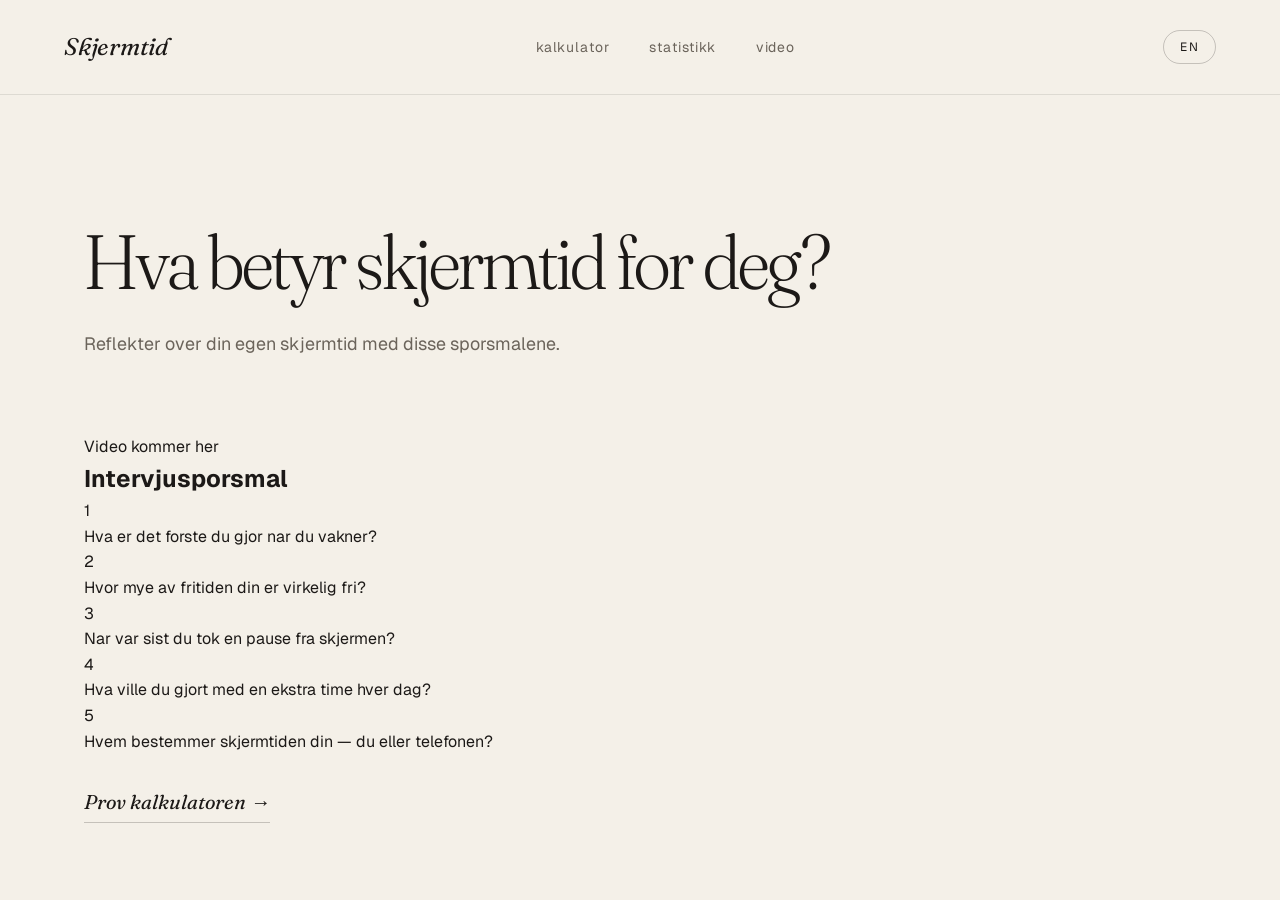
<file: video.html>
<!DOCTYPE html>
<html lang="no">
<head>
  <meta charset="UTF-8">
  <meta name="viewport" content="width=device-width, initial-scale=1.0">
  <title>Skjermtidskalkulator — Video</title>
  <link rel="stylesheet" href="/css/style.css">
</head>
<body>
  <nav class="header">
    <div class="logo">Skjermtid</div>
    <div class="nav-links">
      <a href="/" data-i18n="nav_calculator">Kalkulator</a>
      <a href="/statistikk" data-i18n="nav_stats">Statistikk</a>
      <a href="/video" class="active" data-i18n="nav_video">Video</a>
    </div>
    <button class="lang-toggle" id="lang-toggle">EN</button>
  </nav>

  <main>
    <section class="hero">
      <div class="glow-orb glow-1"></div>
      <div class="glow-orb glow-2"></div>
      <div class="hero-content">
        <h1 data-i18n="video_title">Hva betyr skjermtid for deg?</h1>
        <p class="subtitle" data-i18n="video_subtitle">Reflekter over din egen skjermtid med disse sporsmalene.</p>
      </div>
    </section>

    <section class="video-container">
      <div class="video-embed glass-card">
        <div class="video-placeholder" data-i18n="video_placeholder">Video kommer her</div>
      </div>
    </section>

    <section class="questions glass-card">
      <h2 data-i18n="video_questions">Intervjusporsmal</h2>
      <div class="question-cards">
        <div class="question-card fade-in">
          <span class="q-number">1</span>
          <p data-i18n="video_q1">Hva er det forste du gjor nar du vakner?</p>
        </div>
        <div class="question-card fade-in">
          <span class="q-number">2</span>
          <p data-i18n="video_q2">Hvor mye av fritiden din er virkelig fri?</p>
        </div>
        <div class="question-card fade-in">
          <span class="q-number">3</span>
          <p data-i18n="video_q3">Nar var sist du tok en pause fra skjermen?</p>
        </div>
        <div class="question-card fade-in">
          <span class="q-number">4</span>
          <p data-i18n="video_q4">Hva ville du gjort med en ekstra time hver dag?</p>
        </div>
        <div class="question-card fade-in">
          <span class="q-number">5</span>
          <p data-i18n="video_q5">Hvem bestemmer skjermtiden din — du eller telefonen?</p>
        </div>
      </div>
    </section>

    <a href="/" class="cta-link" data-i18n="cta_calculator">Prov kalkulatoren →</a>
  </main>

  <script src="/js/i18n.js"></script>
  <script src="/js/animations.js"></script>
</body>
</html>
</file>
<file: css/style.css>
/* =========================================================
   Skjermtidskalkulator — Scandi editorial restyle
   Inspired by Rron Berisha's Norm Architects redesign.
   Warm bone background · Fraunces serif display ·
   Geist sans body · hairline rules · terracotta accent.
   ========================================================= */

@import url('https://fonts.googleapis.com/css2?family=Fraunces:ital,opsz,wght@0,9..144,300..600;1,9..144,300..600&family=Geist:wght@300;400;500&display=swap');

:root {
  /* Palette — warm Scandinavian neutrals */
  --bg:           #F4F0E8;   /* bone */
  --bg-soft:      #ECE7DC;   /* warm sand, hover bands */
  --bg-card:      #FBF8F1;   /* cream, slightly lifted */
  --ink:          #1C1917;   /* warm near-black */
  --ink-muted:    #6B645B;   /* warm gray */
  --ink-faint:    #A8A29A;   /* warm gray, light */
  --line:         rgba(28, 25, 23, 0.10);
  --line-strong:  rgba(28, 25, 23, 0.22);
  --accent:       #B8542B;   /* terracotta — used sparingly */
  --accent-soft:  #E8D5C4;

  /* Type */
  --font-display: 'Fraunces', 'Cormorant Garamond', Georgia, serif;
  --font-sans:    'Geist', 'Söhne', system-ui, sans-serif;

  /* Rhythm */
  --pad-x: clamp(1.5rem, 5vw, 5rem);
  --section-y: clamp(4rem, 10vw, 8rem);
  --max-w: 1240px;
}

* { box-sizing: border-box; margin: 0; padding: 0; }

html { scroll-behavior: smooth; }

body {
  font-family: var(--font-sans);
  font-size: 16px;
  font-weight: 400;
  line-height: 1.6;
  color: var(--ink);
  background: var(--bg);
  -webkit-font-smoothing: antialiased;
  -moz-osx-font-smoothing: grayscale;
  text-rendering: optimizeLegibility;
}

img, svg { display: block; max-width: 100%; }

a {
  color: inherit;
  text-decoration: none;
  transition: color 0.2s ease;
}

::selection { background: var(--ink); color: var(--bg); }

/* ---------- Header ---------- */
.header {
  display: flex;
  align-items: center;
  justify-content: space-between;
  padding: 1.75rem var(--pad-x);
  border-bottom: 1px solid var(--line);
  position: sticky; top: 0;
  background: var(--bg);
  z-index: 50;
  backdrop-filter: blur(8px);
  -webkit-backdrop-filter: blur(8px);
}

.logo {
  font-family: var(--font-display);
  font-weight: 400;
  font-style: italic;
  font-size: 1.5rem;
  letter-spacing: -0.01em;
}

.nav-links {
  display: flex;
  gap: 2.5rem;
  font-size: 0.875rem;
  letter-spacing: 0.06em;
  text-transform: lowercase;
}

.nav-links a {
  position: relative;
  padding: 0.25rem 0;
  color: var(--ink-muted);
}
.nav-links a::after {
  content: '';
  position: absolute; left: 0; bottom: 0;
  width: 0; height: 1px;
  background: var(--ink);
  transition: width 0.3s ease;
}
.nav-links a:hover { color: var(--ink); }
.nav-links a:hover::after { width: 100%; }

.lang-toggle {
  background: transparent;
  border: 1px solid var(--line-strong);
  padding: 0.5rem 1rem;
  font-family: var(--font-sans);
  font-size: 0.75rem;
  letter-spacing: 0.12em;
  color: var(--ink);
  cursor: pointer;
  border-radius: 999px;
  transition: all 0.2s ease;
}
.lang-toggle:hover { background: var(--ink); color: var(--bg); border-color: var(--ink); }

/* ---------- Main ---------- */
main {
  max-width: var(--max-w);
  margin: 0 auto;
  padding: 0 var(--pad-x);
}

/* ---------- Hero ---------- */
.hero {
  padding: var(--section-y) 0 calc(var(--section-y) * 0.6);
  position: relative;
  text-align: left;
}

/* The legacy glow orbs don't belong in this aesthetic.
   Hidden via CSS so the HTML can stay untouched. */
.glow-orb { display: none; }

.hero-content {
  max-width: 920px;
}

.hero h1 {
  font-family: var(--font-display);
  font-weight: 300;
  font-style: normal;
  font-size: clamp(2.5rem, 6vw, 5.5rem);
  line-height: 1.02;
  letter-spacing: -0.025em;
  color: var(--ink);
  font-variation-settings: "opsz" 144, "SOFT" 50;
}

/* Italic accent on the final phrase — purely typographic drama.
   Works automatically because the HTML wraps the question naturally. */
.hero h1::first-letter { font-style: normal; }

.subtitle {
  font-family: var(--font-sans);
  font-size: clamp(1rem, 1.4vw, 1.25rem);
  font-weight: 400;
  color: var(--ink-muted);
  max-width: 540px;
  margin-top: 1.75rem;
  line-height: 1.55;
}

/* ---------- Calculator panel ---------- */
.calculator {
  margin: 0 0 var(--section-y);
  padding: clamp(2rem, 4vw, 3.5rem) 0;
  border-top: 1px solid var(--line);
  border-bottom: 1px solid var(--line);
  background: transparent;
}

/* Override legacy .glass-card from old design */
.glass-card {
  background: transparent;
  backdrop-filter: none;
  border: none;
  box-shadow: none;
}

#calc-form {
  display: grid;
  grid-template-columns: 1fr;
  gap: 2.5rem;
  max-width: 720px;
}

.input-group {
  display: flex;
  flex-direction: column;
  gap: 0.875rem;
}

.input-group label {
  font-family: var(--font-sans);
  font-size: 0.75rem;
  font-weight: 500;
  letter-spacing: 0.14em;
  text-transform: uppercase;
  color: var(--ink-muted);
}

.input-row {
  display: grid;
  grid-template-columns: 1fr 1fr;
  gap: 2.5rem;
}

/* ---------- Sliders ---------- */
.slider-row {
  display: flex;
  align-items: center;
  gap: 1.5rem;
}

input[type="range"] {
  flex: 1;
  -webkit-appearance: none;
  appearance: none;
  background: transparent;
  height: 28px;
  cursor: pointer;
}
input[type="range"]::-webkit-slider-runnable-track {
  height: 1px;
  background: var(--line-strong);
  border: none;
}
input[type="range"]::-moz-range-track {
  height: 1px;
  background: var(--line-strong);
  border: none;
}
input[type="range"]::-webkit-slider-thumb {
  -webkit-appearance: none;
  appearance: none;
  width: 14px; height: 14px;
  background: var(--ink);
  border-radius: 50%;
  margin-top: -6.5px;
  transition: transform 0.2s ease, background 0.2s ease;
}
input[type="range"]::-moz-range-thumb {
  width: 14px; height: 14px;
  background: var(--ink);
  border: none;
  border-radius: 50%;
  transition: transform 0.2s ease, background 0.2s ease;
}
input[type="range"]:hover::-webkit-slider-thumb,
input[type="range"]:focus::-webkit-slider-thumb {
  transform: scale(1.3);
  background: var(--accent);
}
input[type="range"]:hover::-moz-range-thumb,
input[type="range"]:focus::-moz-range-thumb {
  transform: scale(1.3);
  background: var(--accent);
}

.slider-value {
  font-family: var(--font-display);
  font-size: 1.75rem;
  font-weight: 300;
  font-style: italic;
  color: var(--ink);
  min-width: 3ch;
  text-align: right;
}

/* ---------- Number inputs ---------- */
input[type="number"] {
  width: 100%;
  border: none;
  border-bottom: 1px solid var(--line-strong);
  padding: 0.5rem 0;
  font-family: var(--font-display);
  font-size: 1.75rem;
  font-weight: 300;
  font-style: italic;
  color: var(--ink);
  background: transparent;
  outline: none;
  transition: border-color 0.2s ease;
  -moz-appearance: textfield;
}
input[type="number"]::-webkit-outer-spin-button,
input[type="number"]::-webkit-inner-spin-button {
  -webkit-appearance: none;
  margin: 0;
}
input[type="number"]:focus {
  border-bottom-color: var(--ink);
}

/* ---------- Buttons ---------- */
button {
  font-family: var(--font-sans);
  cursor: pointer;
  transition: all 0.2s ease;
}

.btn-primary {
  background: var(--ink);
  color: var(--bg);
  border: none;
  padding: 1.125rem 2.25rem;
  font-size: 0.8125rem;
  font-weight: 500;
  letter-spacing: 0.16em;
  text-transform: uppercase;
  border-radius: 999px;
  align-self: flex-start;
  margin-top: 1rem;
  position: relative;
  overflow: hidden;
}
.btn-primary:hover {
  background: var(--accent);
  transform: translateY(-1px);
}
.btn-primary:active { transform: translateY(0); }

.btn-secondary {
  background: transparent;
  border: none;
  padding: 0;
  font-size: 0.8125rem;
  font-weight: 500;
  letter-spacing: 0.14em;
  text-transform: uppercase;
  color: var(--ink-muted);
  align-self: flex-start;
  position: relative;
  padding-bottom: 2px;
}
.btn-secondary::after {
  content: ' →';
  margin-left: 0.4em;
  display: inline-block;
  transition: transform 0.2s ease;
}
.btn-secondary:hover {
  color: var(--ink);
}
.btn-secondary:hover::after {
  transform: translateX(4px);
}

/* ---------- Breakdown fields ---------- */
.breakdown-fields {
  display: grid;
  gap: 1.75rem;
  padding: 2rem;
  background: var(--bg-card);
  border-radius: 4px;
  margin-top: -0.5rem;
}

.breakdown-fields .input-group {
  display: grid;
  grid-template-columns: 160px 1fr 3ch;
  align-items: center;
  gap: 1.5rem;
}

.breakdown-fields label {
  margin-bottom: 0;
}

.breakdown-val {
  font-family: var(--font-display);
  font-size: 1.125rem;
  font-style: italic;
  text-align: right;
  color: var(--ink);
}

/* ---------- Results ---------- */
.results {
  padding: var(--section-y) 0;
  border-top: 1px solid var(--line);
  animation: fadeUp 0.8s ease both;
}

@keyframes fadeUp {
  from { opacity: 0; transform: translateY(20px); }
  to   { opacity: 1; transform: translateY(0); }
}

.result-card {
  padding: 2.5rem 0;
  border-bottom: 1px solid var(--line);
}

.result-lost-years {
  display: flex;
  flex-direction: column;
  gap: 1rem;
  padding-top: 0;
}
.result-lost-years span {
  font-family: var(--font-display);
  font-size: clamp(4.5rem, 14vw, 11rem);
  font-weight: 300;
  font-style: italic;
  line-height: 0.95;
  letter-spacing: -0.04em;
  color: var(--accent);
  font-variation-settings: "opsz" 144, "SOFT" 100;
}
.result-lost-years p {
  font-size: 1.125rem;
  color: var(--ink-muted);
  max-width: 480px;
  line-height: 1.5;
}

.result-free-time {
  display: flex;
  flex-wrap: wrap;
  align-items: baseline;
  gap: 0.75rem 1.5rem;
}
.result-free-time span:first-child {
  font-family: var(--font-display);
  font-size: clamp(2.5rem, 6vw, 4.5rem);
  font-weight: 300;
  font-style: italic;
  line-height: 1;
  color: var(--ink);
}
.result-free-time p {
  font-family: var(--font-display);
  font-size: clamp(1.25rem, 2vw, 1.75rem);
  font-style: italic;
  color: var(--ink-muted);
  font-weight: 300;
}
.result-free-time .percent {
  color: var(--accent);
}
.result-free-time p:last-child {
  width: 100%;
  font-family: var(--font-sans);
  font-size: 0.875rem;
  font-style: normal;
  color: var(--ink-muted);
  letter-spacing: 0.04em;
  margin-top: 0.5rem;
}

.result-row {
  display: grid;
  grid-template-columns: 1fr 1fr;
  gap: 0;
  border-bottom: 1px solid var(--line);
}
.result-mini {
  padding: 2.5rem 0;
  display: flex;
  flex-direction: column;
  gap: 0.5rem;
}
.result-mini:first-child {
  padding-right: 2rem;
  border-right: 1px solid var(--line);
}
.result-mini:last-child {
  padding-left: 2rem;
}
.result-mini span {
  font-family: var(--font-display);
  font-size: clamp(2.5rem, 5vw, 3.75rem);
  font-weight: 300;
  font-style: italic;
  line-height: 1;
  color: var(--ink);
}
.result-mini p {
  font-size: 0.8125rem;
  letter-spacing: 0.14em;
  text-transform: uppercase;
  color: var(--ink-muted);
  margin-top: 0.5rem;
}

.result-reduce {
  padding: 2.5rem 0;
  border-bottom: 1px solid var(--line);
}
.result-reduce h3 {
  font-family: var(--font-display);
  font-size: clamp(1.5rem, 3vw, 2.25rem);
  font-weight: 300;
  font-style: italic;
  color: var(--ink);
  letter-spacing: -0.015em;
  margin-bottom: 1rem;
}
.result-saved {
  font-size: 1rem;
  color: var(--ink-muted);
}
.result-saved span {
  font-family: var(--font-display);
  font-style: italic;
  font-weight: 400;
  color: var(--accent);
  font-size: 1.5rem;
  margin-right: 0.25rem;
}

.stacked-bar {
  margin: 2.5rem 0;
  height: 8px;
  background: var(--bg-soft);
  border-radius: 999px;
  overflow: hidden;
  display: flex;
}
.stacked-bar > div {
  height: 100%;
  transition: width 0.6s cubic-bezier(0.22, 1, 0.36, 1);
}

.cta-link {
  display: inline-block;
  margin-top: 2rem;
  font-family: var(--font-display);
  font-size: 1.25rem;
  font-style: italic;
  color: var(--ink);
  border-bottom: 1px solid var(--line-strong);
  padding-bottom: 4px;
  transition: border-color 0.3s ease;
}
.cta-link:hover {
  border-bottom-color: var(--accent);
  color: var(--accent);
}

/* ---------- Utilities ---------- */
.hidden { display: none !important; }

/* ---------- Responsive ---------- */
@media (max-width: 720px) {
  .nav-links { gap: 1.25rem; }
  .nav-links a { font-size: 0.8125rem; }
  .input-row { grid-template-columns: 1fr; gap: 2rem; }
  .breakdown-fields .input-group {
    grid-template-columns: 1fr;
    gap: 0.75rem;
  }
  .result-row { grid-template-columns: 1fr; }
  .result-mini:first-child {
    padding-right: 0;
    padding-bottom: 2rem;
    border-right: none;
    border-bottom: 1px solid var(--line);
  }
  .result-mini:last-child { padding-left: 0; padding-top: 2rem; }
}

@media (max-width: 480px) {
  .header { padding: 1.25rem var(--pad-x); }
  .lang-toggle { padding: 0.4rem 0.85rem; }
}
</file>
